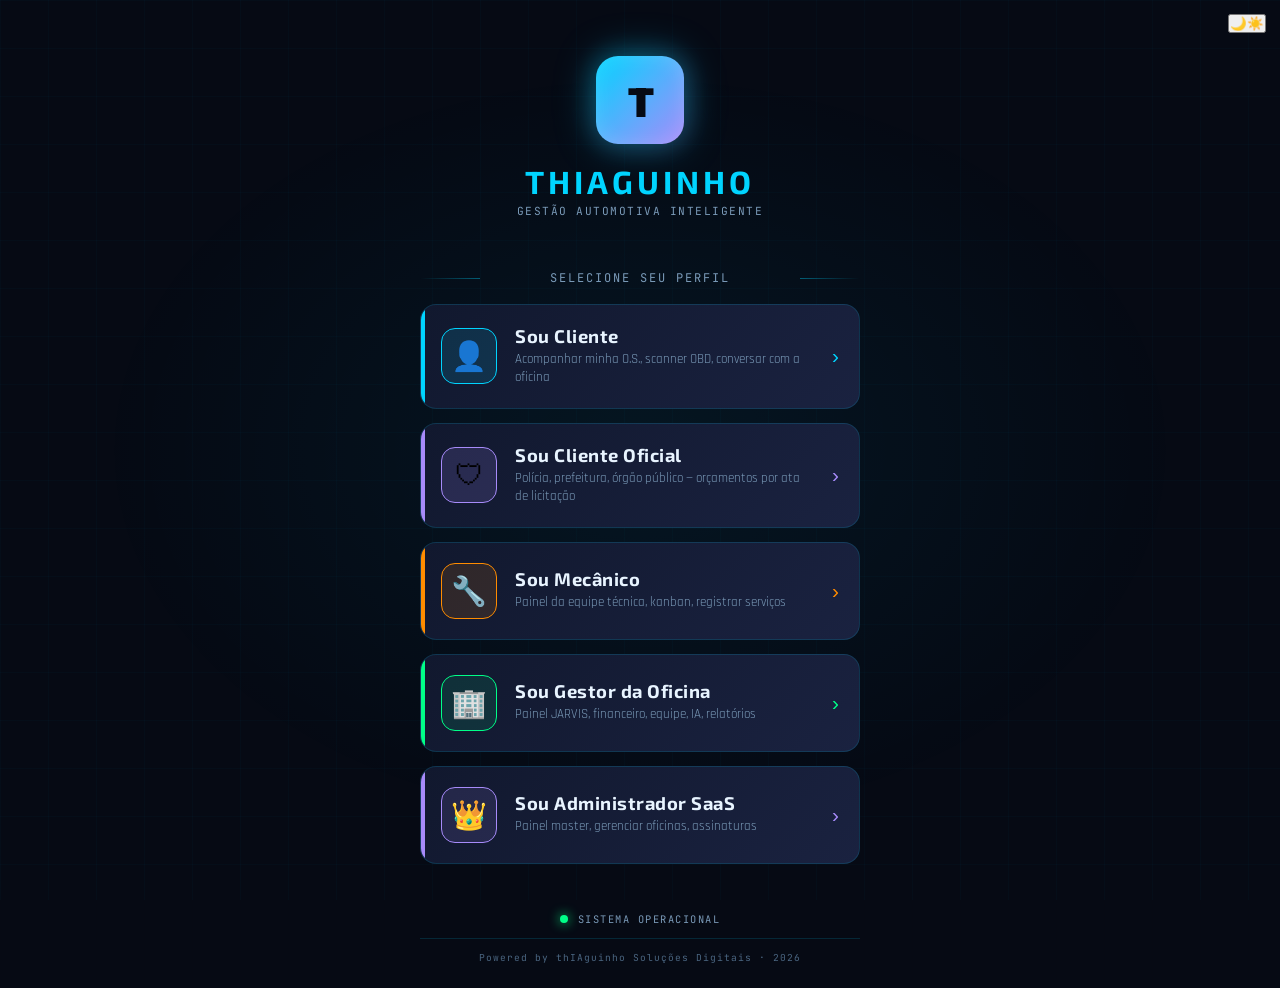
<file: selecionar-perfil.html>
<!DOCTYPE html>
<html lang="pt-BR">
<head>
<script>(function(){try{var t=localStorage.getItem("thiaguinho_theme");if(!t){t=window.matchMedia&&window.matchMedia("(prefers-color-scheme: light)").matches?"light":"dark";}document.documentElement.setAttribute("data-theme",t);}catch(e){document.documentElement.setAttribute("data-theme","dark");}})();</script>
<meta charset="UTF-8">
<meta name="viewport" content="width=device-width, initial-scale=1.0, maximum-scale=1.0, user-scalable=no, viewport-fit=cover">
<title>thIAguinho — Selecionar Perfil</title>

<!-- ═══ PWA ═══ -->
<link rel="manifest" href="manifest.json">
<meta name="theme-color" content="#00D4FF">
<meta name="apple-mobile-web-app-capable" content="yes">
<meta name="apple-mobile-web-app-status-bar-style" content="black-translucent">
<meta name="apple-mobile-web-app-title" content="thIAguinho">
<meta name="mobile-web-app-capable" content="yes">
<script>
if ('serviceWorker' in navigator) {
  window.addEventListener('load', function() {
    navigator.serviceWorker.register('service-worker.js').catch(function(){});
  });
}
</script>

<link href="https://fonts.googleapis.com/css2?family=Rajdhani:wght@400;500;600;700&family=JetBrains+Mono:wght@400;700&family=Exo+2:wght@300;400;600;700;900&display=swap" rel="stylesheet">

<style>
* { margin: 0; padding: 0; box-sizing: border-box; -webkit-tap-highlight-color: transparent; }

:root {
  --bg-primary:    #060A14;
  --bg-secondary:  #0A0F1F;
  --surf-1:        #11182E;
  --surf-2:        #1A2240;
  --border:        rgba(0, 212, 255, 0.15);
  --border-strong: rgba(0, 212, 255, 0.4);
  --brand:         #00D4FF;
  --brand-dim:     rgba(0, 212, 255, 0.12);
  --brand-glow:    rgba(0, 212, 255, 0.35);
  --text:          #E8F4FF;
  --text-muted:    #7A9AB8;
  --text-disabled: #4A6580;
  --success:       #00FF88;
  --warn:          #FFB800;
  --danger:        #FF3B3B;
  --accent-purple: #A78BFA;
  --accent-orange: #FF8C00;

  --r-sm: 6px;
  --r-md: 10px;
  --r-lg: 16px;
  --r-xl: 24px;

  --ff-display: 'Exo 2', sans-serif;
  --ff-mono:    'JetBrains Mono', monospace;
  --ff-body:    'Rajdhani', sans-serif;
}

body {
  background: var(--bg-primary);
  color: var(--text);
  font-family: var(--ff-body);
  min-height: 100vh;
  min-height: 100dvh;
  overflow-x: hidden;
  position: relative;
}

/* Grid futurista de fundo */
body::before {
  content: '';
  position: fixed;
  inset: 0;
  background-image:
    linear-gradient(rgba(0, 212, 255, 0.025) 1px, transparent 1px),
    linear-gradient(90deg, rgba(0, 212, 255, 0.025) 1px, transparent 1px);
  background-size: 48px 48px;
  pointer-events: none;
  z-index: 0;
  animation: gridDrift 30s linear infinite;
}
@keyframes gridDrift { to { background-position: 48px 48px; } }

/* Glow radial central */
body::after {
  content: '';
  position: fixed;
  inset: 0;
  background: radial-gradient(ellipse at center, var(--brand-dim) 0%, transparent 60%);
  pointer-events: none;
  z-index: 0;
  opacity: 0.5;
}

.container {
  position: relative;
  z-index: 1;
  max-width: 480px;
  margin: 0 auto;
  padding: 32px 20px 24px;
  min-height: 100vh;
  min-height: 100dvh;
  display: flex;
  flex-direction: column;
}

/* ═══ HEADER ═══ */
.brand-header {
  text-align: center;
  margin-bottom: 32px;
  animation: fadeDown 0.6s 0.1s both;
}
@keyframes fadeDown {
  from { opacity: 0; transform: translateY(-12px); }
  to   { opacity: 1; transform: translateY(0); }
}

.brand-logo {
  width: 88px;
  height: 88px;
  margin: 0 auto 18px;
  background: linear-gradient(135deg, var(--brand), var(--accent-purple));
  border-radius: 22px;
  display: flex;
  align-items: center;
  justify-content: center;
  font-family: var(--ff-display);
  font-size: 2.6rem;
  font-weight: 900;
  color: var(--bg-primary);
  letter-spacing: -2px;
  position: relative;
  box-shadow: 0 0 40px var(--brand-glow), inset 0 0 20px rgba(255, 255, 255, 0.15);
}
.brand-logo::after {
  content: '';
  position: absolute;
  inset: -4px;
  border-radius: 26px;
  background: linear-gradient(135deg, var(--brand), var(--accent-purple));
  opacity: 0.2;
  filter: blur(12px);
  z-index: -1;
}

.brand-title {
  font-family: var(--ff-display);
  font-size: 2rem;
  font-weight: 700;
  letter-spacing: 4px;
  color: var(--brand);
  text-transform: uppercase;
  margin-bottom: 4px;
}

.brand-subtitle {
  font-family: var(--ff-mono);
  font-size: 0.7rem;
  color: var(--text-muted);
  letter-spacing: 1.5px;
  text-transform: uppercase;
}

/* ═══ TELA DE INSTRUÇÃO ═══ */
.section-label {
  font-family: var(--ff-mono);
  font-size: 0.75rem;
  color: var(--text-muted);
  letter-spacing: 2px;
  text-transform: uppercase;
  text-align: center;
  margin: 8px 0 18px;
  position: relative;
}
.section-label::before,
.section-label::after {
  content: '';
  position: absolute;
  top: 50%;
  width: 60px;
  height: 1px;
  background: linear-gradient(90deg, transparent, var(--border-strong));
}
.section-label::before { left: 0; }
.section-label::after  { right: 0; transform: scaleX(-1); }

/* ═══ CARDS DE PERFIL ═══ */
.profile-grid {
  display: grid;
  grid-template-columns: 1fr;
  gap: 14px;
  margin-bottom: 24px;
}

.profile-card {
  background: linear-gradient(135deg, var(--surf-1), var(--surf-2));
  border: 1px solid var(--border);
  border-radius: var(--r-lg);
  padding: 20px;
  cursor: pointer;
  transition: all 0.25s cubic-bezier(0.4, 0, 0.2, 1);
  display: flex;
  align-items: center;
  gap: 18px;
  position: relative;
  overflow: hidden;
  text-align: left;
  animation: slideUp 0.5s both;
}
@keyframes slideUp {
  from { opacity: 0; transform: translateY(16px); }
  to   { opacity: 1; transform: translateY(0); }
}
.profile-card:nth-child(1) { animation-delay: 0.15s; }
.profile-card:nth-child(2) { animation-delay: 0.25s; }
.profile-card:nth-child(3) { animation-delay: 0.35s; }
.profile-card:nth-child(4) { animation-delay: 0.45s; }

.profile-card::before {
  content: '';
  position: absolute;
  top: 0; left: 0;
  width: 4px;
  height: 100%;
  background: var(--profile-color, var(--brand));
  transition: width 0.25s ease;
}

.profile-card:active {
  transform: scale(0.97);
  border-color: var(--profile-color, var(--brand));
}
.profile-card:hover {
  border-color: var(--profile-color, var(--brand));
  box-shadow: 0 8px 24px rgba(0, 0, 0, 0.4),
              0 0 0 1px var(--profile-color, var(--brand)),
              inset 0 0 30px rgba(0, 212, 255, 0.04);
}
.profile-card:hover::before { width: 8px; }

.profile-icon {
  width: 56px;
  height: 56px;
  flex-shrink: 0;
  border-radius: 14px;
  background: var(--profile-color-dim, var(--brand-dim));
  display: flex;
  align-items: center;
  justify-content: center;
  font-size: 1.8rem;
  border: 1px solid var(--profile-color, var(--brand));
}

.profile-info {
  flex: 1;
  min-width: 0;
}

.profile-name {
  font-family: var(--ff-display);
  font-size: 1.15rem;
  font-weight: 700;
  color: var(--text);
  margin-bottom: 4px;
  letter-spacing: 0.5px;
}

.profile-desc {
  font-family: var(--ff-body);
  font-size: 0.82rem;
  color: var(--text-muted);
  line-height: 1.4;
}

.profile-arrow {
  font-size: 1.3rem;
  color: var(--profile-color, var(--brand));
  margin-left: 6px;
  flex-shrink: 0;
}

/* Cores específicas por perfil */
.profile-card.cliente {
  --profile-color:     var(--brand);
  --profile-color-dim: var(--brand-dim);
}
.profile-card.oficial {
  --profile-color:     var(--accent-purple);
  --profile-color-dim: rgba(167, 139, 250, 0.15);
}
.profile-card.mecanico {
  --profile-color:     var(--accent-orange);
  --profile-color-dim: rgba(255, 140, 0, 0.12);
}
.profile-card.gestor {
  --profile-color:     var(--success);
  --profile-color-dim: rgba(0, 255, 136, 0.10);
}
.profile-card.admin {
  --profile-color:     var(--accent-purple);
  --profile-color-dim: rgba(167, 139, 250, 0.12);
}

/* ═══ FOOTER ═══ */
.footer {
  margin-top: auto;
  text-align: center;
  padding-top: 24px;
  animation: fadeDown 0.6s 0.6s both;
}

.status-row {
  display: flex;
  align-items: center;
  justify-content: center;
  gap: 10px;
  margin-bottom: 12px;
}

.status-dot {
  width: 8px;
  height: 8px;
  border-radius: 50%;
  background: var(--success);
  box-shadow: 0 0 12px var(--success);
  animation: pulseDot 2s ease infinite;
}
@keyframes pulseDot {
  0%, 100% { opacity: 1; transform: scale(1); }
  50%      { opacity: 0.6; transform: scale(1.4); }
}

.status-text {
  font-family: var(--ff-mono);
  font-size: 0.65rem;
  letter-spacing: 1.5px;
  color: var(--text-muted);
  text-transform: uppercase;
}

.copyright {
  font-family: var(--ff-mono);
  font-size: 0.6rem;
  color: var(--text-disabled);
  letter-spacing: 1px;
  padding-top: 12px;
  border-top: 1px solid var(--border);
}

/* ═══ Responsivo ═══ */
@media (min-height: 700px) {
  .container { padding-top: 56px; }
  .brand-header { margin-bottom: 44px; }
}

@media (max-width: 360px) {
  .brand-title { font-size: 1.6rem; letter-spacing: 3px; }
  .brand-logo { width: 72px; height: 72px; font-size: 2.2rem; }
  .profile-card { padding: 16px; gap: 14px; }
  .profile-icon { width: 48px; height: 48px; font-size: 1.5rem; }
  .profile-name { font-size: 1rem; }
  .profile-desc { font-size: 0.75rem; }
}
</style>
</head>

<body>
  <!-- Botão de alternância de tema fixo no canto superior (selecionar perfil) -->
  <button data-theme-toggle style="position:fixed;top:14px;right:14px;z-index:9999;"></button>
  <div class="container">

    <div class="brand-header">
      <div class="brand-logo">T</div>
      <div class="brand-title">thIAguinho</div>
      <div class="brand-subtitle">Gestão Automotiva Inteligente</div>
    </div>

    <div class="section-label">SELECIONE SEU PERFIL</div>

    <div class="profile-grid">

      <button class="profile-card cliente" onclick="entrar('cliente.html')">
        <div class="profile-icon">👤</div>
        <div class="profile-info">
          <div class="profile-name">Sou Cliente</div>
          <div class="profile-desc">Acompanhar minha O.S., scanner OBD, conversar com a oficina</div>
        </div>
        <div class="profile-arrow">›</div>
      </button>

      <button class="profile-card oficial" onclick="entrar('clienteOficial.html')">
        <div class="profile-icon">🛡</div>
        <div class="profile-info">
          <div class="profile-name">Sou Cliente Oficial</div>
          <div class="profile-desc">Polícia, prefeitura, órgão público — orçamentos por ata de licitação</div>
        </div>
        <div class="profile-arrow">›</div>
      </button>

      <button class="profile-card mecanico" onclick="entrar('index.html')">
        <div class="profile-icon">🔧</div>
        <div class="profile-info">
          <div class="profile-name">Sou Mecânico</div>
          <div class="profile-desc">Painel da equipe técnica, kanban, registrar serviços</div>
        </div>
        <div class="profile-arrow">›</div>
      </button>

      <button class="profile-card gestor" onclick="entrar('index.html')">
        <div class="profile-icon">🏢</div>
        <div class="profile-info">
          <div class="profile-name">Sou Gestor da Oficina</div>
          <div class="profile-desc">Painel JARVIS, financeiro, equipe, IA, relatórios</div>
        </div>
        <div class="profile-arrow">›</div>
      </button>

      <button class="profile-card admin" onclick="entrar('index.html')">
        <div class="profile-icon">👑</div>
        <div class="profile-info">
          <div class="profile-name">Sou Administrador SaaS</div>
          <div class="profile-desc">Painel master, gerenciar oficinas, assinaturas</div>
        </div>
        <div class="profile-arrow">›</div>
      </button>

    </div>

    <div class="footer">
      <div class="status-row">
        <div class="status-dot"></div>
        <span class="status-text">SISTEMA OPERACIONAL</span>
      </div>
      <div class="copyright">Powered by thIAguinho Soluções Digitais · 2026</div>
    </div>

  </div>

  <script>
    function entrar(destino) {
      // Feedback tátil em celulares Android (vibração curta de 10ms)
      if (navigator.vibrate) navigator.vibrate(10);
      // Pequeno delay para sensação de "pressed"
      setTimeout(function() {
        window.location.href = destino;
      }, 80);
    }
  </script>
<script src="js/theme.js"></script>
</body>
</html>
</file>
